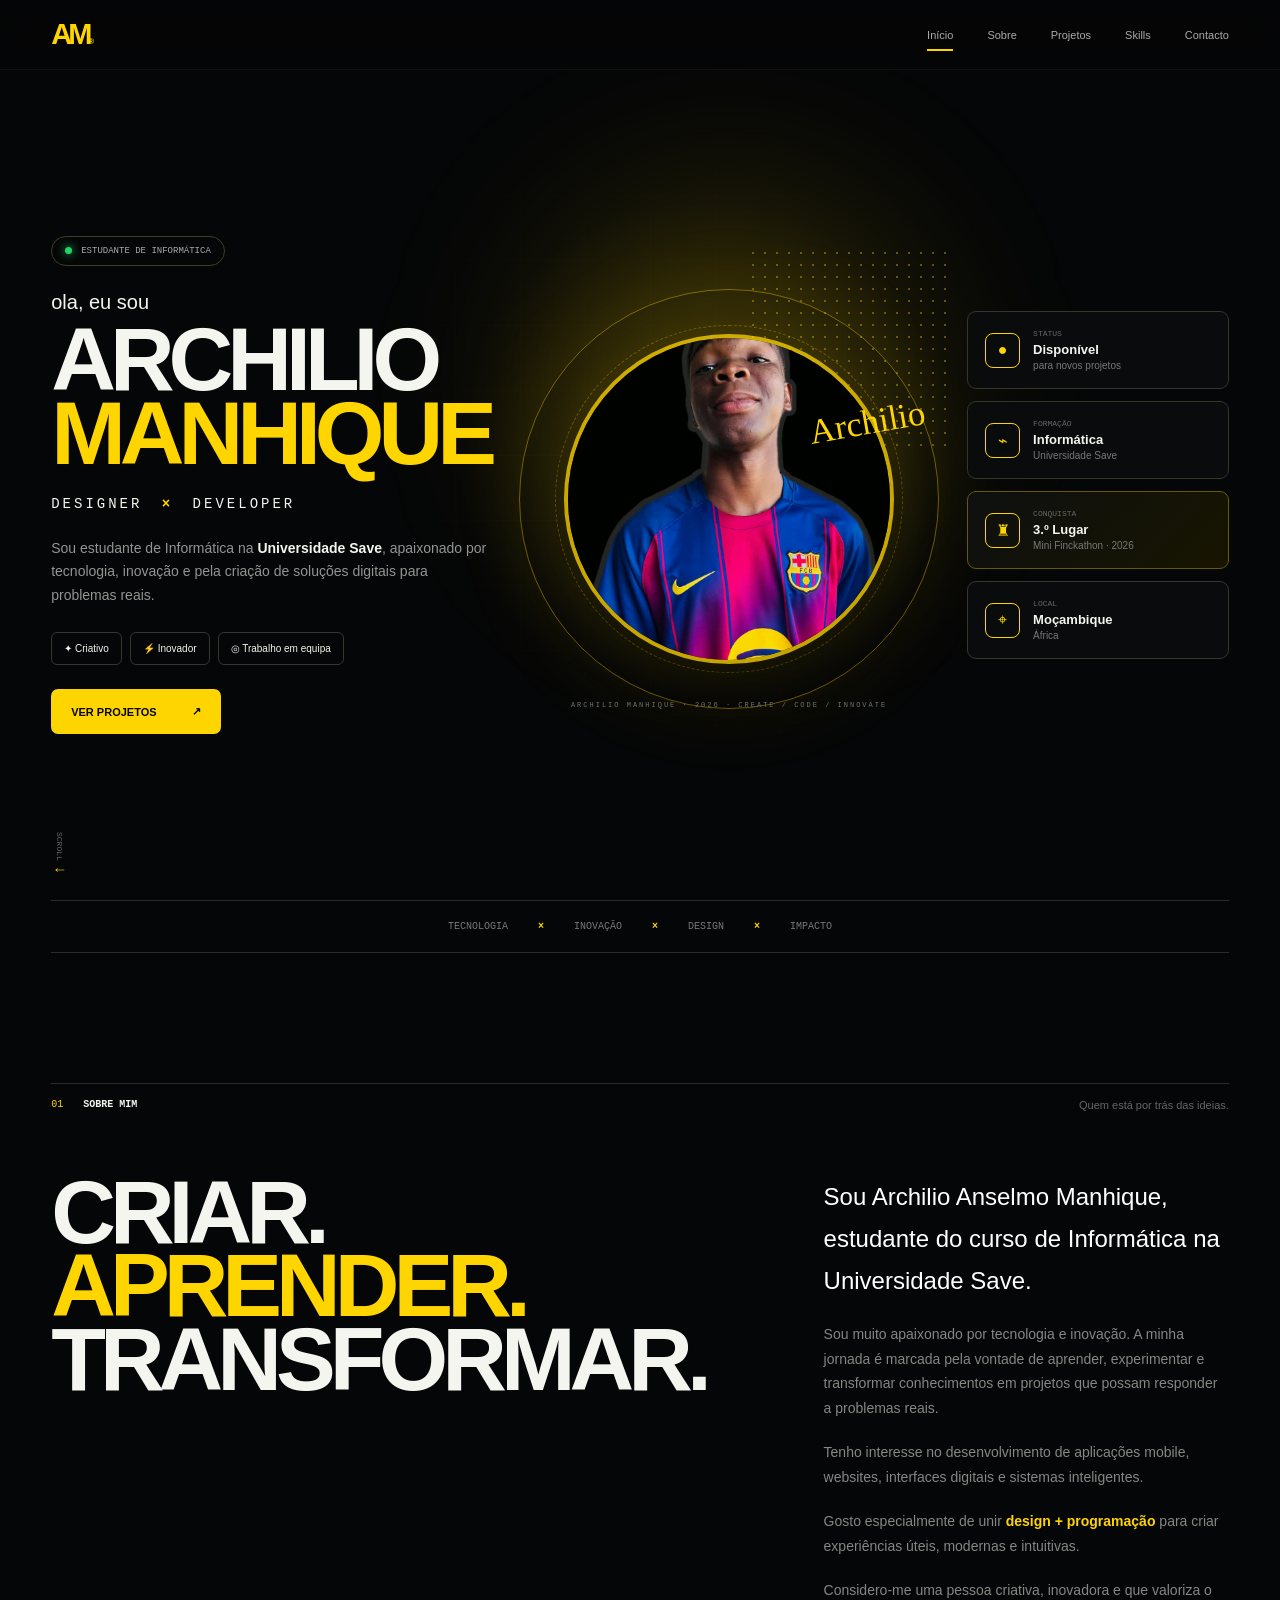
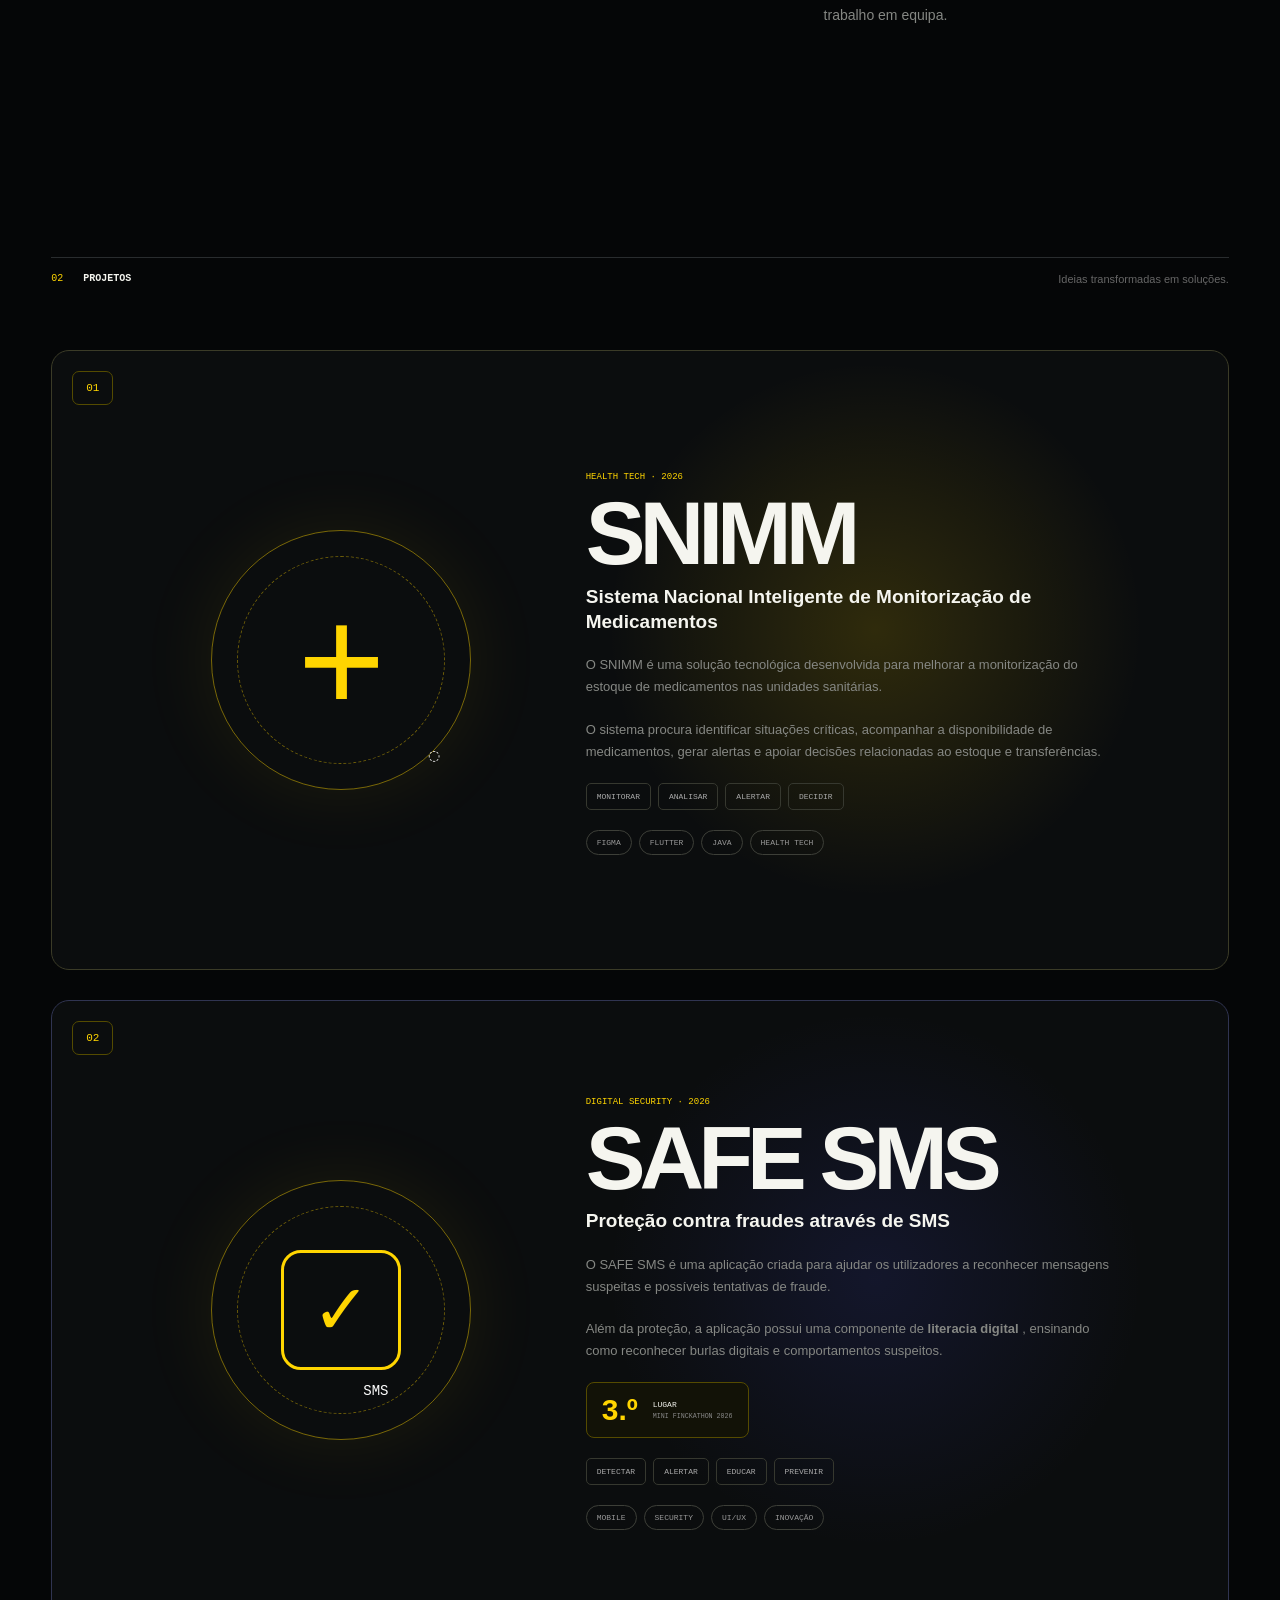
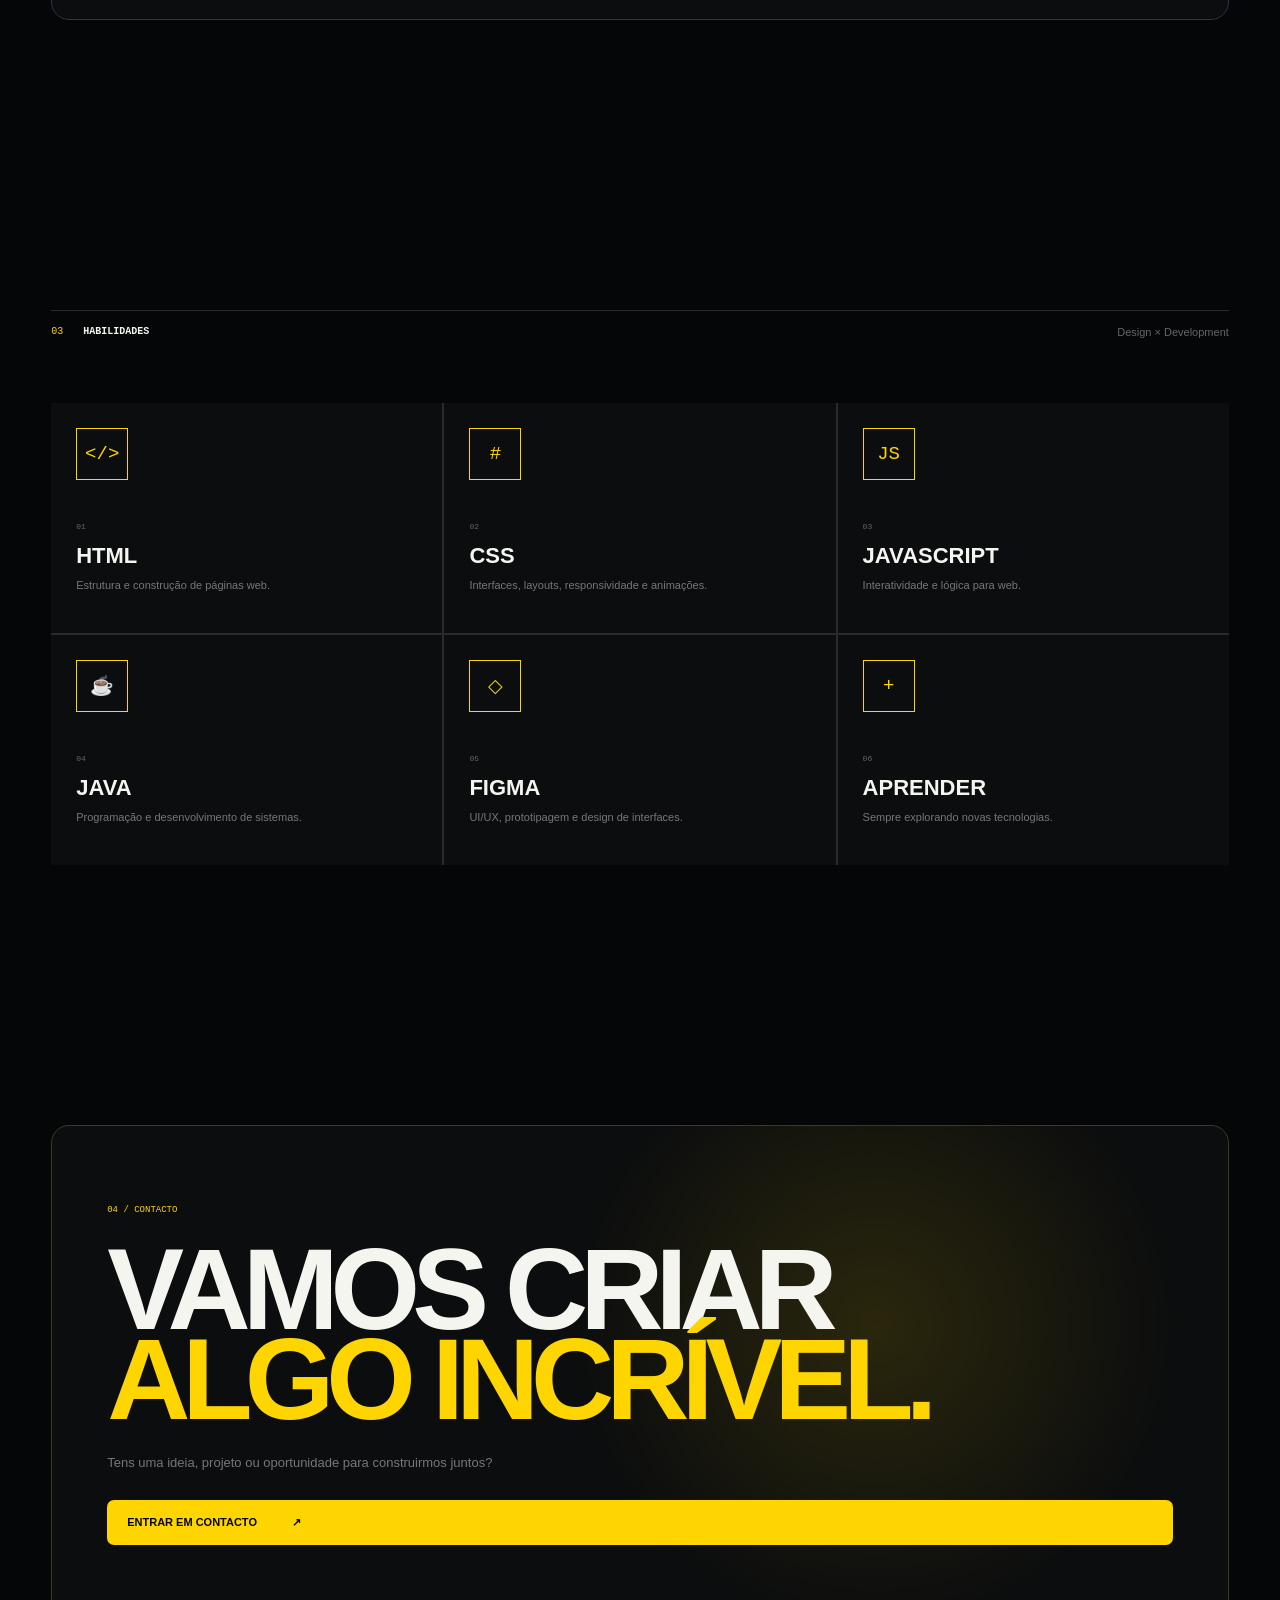
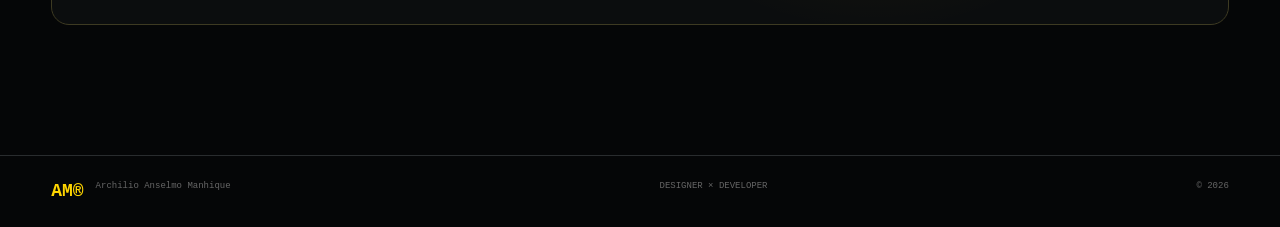
<file: index.html>
<!DOCTYPE html>
<html lang="pt">

<head>
    <meta charset="UTF-8">
    <meta name="viewport" content="width=device-width, initial-scale=1.0">

    <meta name="description"
        content="Portfólio de Archilio Anselmo Manhique — Designer, Developer e estudante de Informática.">

    <title>Archilio Manhique | Designer × Developer</title>

    <link rel="stylesheet" href="meu_portifolio/CSS/style.css">
</head>

<body>

    <!-- ================= LOADER ================= -->

    <div class="loader" id="loader">

        <div class="loader-logo">
            AM<span>®</span>
        </div>

        <div class="loader-line">
            <div id="loaderBar"></div>
        </div>

        <p>
            CRIATIVIDADE / CÓDIGO / IMPACTO
        </p>

    </div>


    <!-- ================= NAVBAR ================= -->

    <header class="navbar">

        <a href="#inicio" class="logo">
            AM<span>®</span>
        </a>

        <nav id="desktopNav">

            <a href="#inicio" class="active">
                Início
            </a>

            <a href="#sobre">
                Sobre
            </a>

            <a href="#projetos">
                Projetos
            </a>

            <a href="#habilidades">
                Skills
            </a>

            <a href="#contacto">
                Contacto
            </a>

        </nav>


        <!-- MENU MOBILE -->

        <button class="menu-button" id="menuButton">

            <span></span>
            <span></span>

        </button>

    </header>


    <!-- ================= MENU MOBILE ================= -->

    <div class="mobile-menu" id="mobileMenu">

        <button id="closeMenu">
            FECHAR ×
        </button>

        <a href="#inicio">
            01 / Início
        </a>

        <a href="#sobre">
            02 / Sobre mim
        </a>

        <a href="#projetos">
            03 / Projetos
        </a>

        <a href="#habilidades">
            04 / Habilidades
        </a>

        <a href="#contacto">
            05 / Contacto
        </a>

    </div>



    <main>

        <!-- ================= HERO ================= -->

        <section class="hero" id="inicio">

            <div class="grid-background"></div>


            <!-- TEXTO -->

            <div class="hero-content reveal">

                <div class="status">

                    <span></span>

                    ESTUDANTE DE INFORMÁTICA

                </div>


                <p class="hello">
                    ola, eu sou 
                </p>


                <h1>

                    ARCHILIO

                    <strong>
                        MANHIQUE
                    </strong>

                </h1>


                <div class="profession">

                    DESIGNER

                    <b>×</b>

                    DEVELOPER

                </div>


                <p class="hero-description">

                    Sou estudante de Informática na
                    <strong>Universidade Save</strong>,
                    apaixonado por tecnologia, inovação
                    e pela criação de soluções digitais
                    para problemas reais.

                </p>


                <div class="qualities">

                    <span>
                        ✦ Criativo
                    </span>

                    <span>
                        ⚡ Inovador
                    </span>

                    <span>
                        ◎ Trabalho em equipa
                    </span>

                </div>


                <a href="#projetos" class="main-button">

                    VER PROJETOS

                    <b>↗</b>

                </a>

            </div>



            <!-- FOTO -->

            <div class="photo-area reveal">

                <div class="photo-glow"></div>

                <div class="photo-circle"></div>

                <div class="photo-dots"></div>


                <img
                    src="meu_portifolio/imagem/perfil.jpeg"
                    alt="Archilio Anselmo Manhique"
                    class="profile-photo"
                >


                <div class="signature">
                    Archilio
                </div>


                <div class="photo-text">

                    ARCHILIO MANHIQUE · 2026 ·
                    CREATE / CODE / INNOVATE

                </div>

            </div>



            <!-- INFORMAÇÕES -->

            <div class="hero-info reveal">

                <div class="info-card">

                    <div class="info-icon">
                        ●
                    </div>

                    <div>

                        <small>
                            STATUS
                        </small>

                        <strong>
                            Disponível
                        </strong>

                        <p>
                            para novos projetos
                        </p>

                    </div>

                </div>



                <div class="info-card">

                    <div class="info-icon">
                        ⌁
                    </div>

                    <div>

                        <small>
                            FORMAÇÃO
                        </small>

                        <strong>
                            Informática
                        </strong>

                        <p>
                            Universidade Save
                        </p>

                    </div>

                </div>



                <div class="info-card featured">

                    <div class="info-icon">
                        ♜
                    </div>

                    <div>

                        <small>
                            CONQUISTA
                        </small>

                        <strong>
                            3.º Lugar
                        </strong>

                        <p>
                            Mini Finckathon · 2026
                        </p>

                    </div>

                </div>



                <div class="info-card">

                    <div class="info-icon">
                        ⌖
                    </div>

                    <div>

                        <small>
                            LOCAL
                        </small>

                        <strong>
                            Moçambique
                        </strong>

                        <p>
                            África
                        </p>

                    </div>

                </div>

            </div>


            <div class="scroll-indicator">

                SCROLL

                <b>↓</b>

            </div>

        </section>



        <!-- ================= FRASE ================= -->

        <section class="moving-text">

            <span>TECNOLOGIA</span>

            <b>×</b>

            <span>INOVAÇÃO</span>

            <b>×</b>

            <span>DESIGN</span>

            <b>×</b>

            <span>IMPACTO</span>

        </section>



        <!-- ================= SOBRE ================= -->

        <section class="section" id="sobre">

            <div class="section-title">

                <div>

                    <span>01</span>

                    <strong>
                        SOBRE MIM
                    </strong>

                </div>

                <p>
                    Quem está por trás das ideias.
                </p>

            </div>


            <div class="about-container reveal">

                <div class="about-heading">

                    <h2>

                        CRIAR.

                        <span>
                            APRENDER.
                        </span>

                        TRANSFORMAR.

                    </h2>

                </div>


                <div class="about-text">

                    <p class="large-text">

                        Sou Archilio Anselmo Manhique,
                        estudante do curso de Informática
                        na Universidade Save.

                    </p>


                    <p>

                        Sou muito apaixonado por tecnologia
                        e inovação. A minha jornada é marcada
                        pela vontade de aprender, experimentar
                        e transformar conhecimentos em projetos
                        que possam responder a problemas reais.

                    </p>


                    <p>

                        Tenho interesse no desenvolvimento
                        de aplicações mobile, websites,
                        interfaces digitais e sistemas
                        inteligentes.

                    </p>


                    <p>

                        Gosto especialmente de unir

                        <strong>
                            design + programação
                        </strong>

                        para criar experiências úteis,
                        modernas e intuitivas.

                    </p>


                    <p>

                        Considero-me uma pessoa criativa,
                        inovadora e que valoriza o trabalho
                        em equipa.

                    </p>

                </div>

            </div>

        </section>



        <!-- ================= PROJETOS ================= -->

        <section class="section projects-section" id="projetos">

            <div class="section-title">

                <div>

                    <span>02</span>

                    <strong>
                        PROJETOS
                    </strong>

                </div>

                <p>
                    Ideias transformadas em soluções.
                </p>

            </div>



            <!-- SNIMM -->

            <article class="project-card snimm reveal">

                <div class="project-number">
                    01
                </div>


                <div class="project-visual">

                    <div class="project-icon snimm-icon">

                        <span>
                            +
                        </span>

                        <i>
                            ◌
                        </i>

                    </div>

                </div>


                <div class="project-information">

                    <small>
                        HEALTH TECH · 2026
                    </small>


                    <h2>
                        SNIMM
                    </h2>


                    <h3>

                        Sistema Nacional Inteligente
                        de Monitorização de Medicamentos

                    </h3>


                    <p>

                        O SNIMM é uma solução tecnológica
                        desenvolvida para melhorar a
                        monitorização do estoque de
                        medicamentos nas unidades sanitárias.

                    </p>


                    <p>

                        O sistema procura identificar
                        situações críticas, acompanhar
                        a disponibilidade de medicamentos,
                        gerar alertas e apoiar decisões
                        relacionadas ao estoque e
                        transferências.

                    </p>


                    <div class="process">

                        <span>
                            MONITORAR
                        </span>

                        <span>
                            ANALISAR
                        </span>

                        <span>
                            ALERTAR
                        </span>

                        <span>
                            DECIDIR
                        </span>

                    </div>


                    <div class="technology-tags">

                        <span>
                            FIGMA
                        </span>

                        <span>
                            FLUTTER
                        </span>

                        <span>
                            JAVA
                        </span>

                        <span>
                            HEALTH TECH
                        </span>

                    </div>

                </div>

            </article>



            <!-- SAFE SMS -->

            <article class="project-card safe reveal">

                <div class="project-number">
                    02
                </div>


                <div class="project-visual">

                    <div class="project-icon safe-icon">

                        <span>
                            ✓
                        </span>

                        <i>
                            SMS
                        </i>

                    </div>

                </div>


                <div class="project-information">

                    <small>
                        DIGITAL SECURITY · 2026
                    </small>


                    <h2>
                        SAFE SMS
                    </h2>


                    <h3>

                        Proteção contra fraudes
                        através de SMS

                    </h3>


                    <p>

                        O SAFE SMS é uma aplicação criada
                        para ajudar os utilizadores a
                        reconhecer mensagens suspeitas
                        e possíveis tentativas de fraude.

                    </p>


                    <p>

                        Além da proteção, a aplicação
                        possui uma componente de
                        <strong>
                            literacia digital
                        </strong>,
                        ensinando como reconhecer
                        burlas digitais e comportamentos
                        suspeitos.

                    </p>


                    <div class="achievement">

                        <strong>
                            3.º
                        </strong>

                        <span>

                            LUGAR

                            <small>
                                MINI FINCKATHON 2026
                            </small>

                        </span>

                    </div>


                    <div class="process">

                        <span>
                            DETECTAR
                        </span>

                        <span>
                            ALERTAR
                        </span>

                        <span>
                            EDUCAR
                        </span>

                        <span>
                            PREVENIR
                        </span>

                    </div>


                    <div class="technology-tags">

                        <span>
                            MOBILE
                        </span>

                        <span>
                            SECURITY
                        </span>

                        <span>
                            UI/UX
                        </span>

                        <span>
                            INOVAÇÃO
                        </span>

                    </div>

                </div>

            </article>

        </section>



        <!-- ================= SKILLS ================= -->

        <section class="section" id="habilidades">

            <div class="section-title">

                <div>

                    <span>03</span>

                    <strong>
                        HABILIDADES
                    </strong>

                </div>

                <p>
                    Design × Development
                </p>

            </div>


            <div class="skills-grid reveal">


                <div class="skill-card">

                    <div class="skill-icon">
                        &lt;/&gt;
                    </div>

                    <small>
                        01
                    </small>

                    <h3>
                        HTML
                    </h3>

                    <p>
                        Estrutura e construção
                        de páginas web.
                    </p>

                </div>



                <div class="skill-card">

                    <div class="skill-icon">
                        #
                    </div>

                    <small>
                        02
                    </small>

                    <h3>
                        CSS
                    </h3>

                    <p>
                        Interfaces, layouts,
                        responsividade e animações.
                    </p>

                </div>



                <div class="skill-card">

                    <div class="skill-icon">
                        JS
                    </div>

                    <small>
                        03
                    </small>

                    <h3>
                        JAVASCRIPT
                    </h3>

                    <p>
                        Interatividade e
                        lógica para web.
                    </p>

                </div>



                <div class="skill-card">

                    <div class="skill-icon">
                        ☕
                    </div>

                    <small>
                        04
                    </small>

                    <h3>
                        JAVA
                    </h3>

                    <p>
                        Programação e
                        desenvolvimento de sistemas.
                    </p>

                </div>



                <div class="skill-card">

                    <div class="skill-icon">
                        ◇
                    </div>

                    <small>
                        05
                    </small>

                    <h3>
                        FIGMA
                    </h3>

                    <p>
                        UI/UX, prototipagem
                        e design de interfaces.
                    </p>

                </div>



                <div class="skill-card learning">

                    <div class="skill-icon">
                        +
                    </div>

                    <small>
                        06
                    </small>

                    <h3>
                        APRENDER
                    </h3>

                    <p>
                        Sempre explorando
                        novas tecnologias.
                    </p>

                </div>

            </div>

        </section>



        <!-- ================= CONTACTO ================= -->

        <section class="section contact-section" id="contacto">

            <div class="contact-box reveal">

                <small>
                    04 / CONTACTO
                </small>


                <h2>

                    VAMOS CRIAR

                    <em>
                        ALGO INCRÍVEL.
                    </em>

                </h2>


                <p>

                    Tens uma ideia, projeto ou
                    oportunidade para construirmos juntos?

                </p>


                <a
                    href="mailto:seuemail@gmail.com"
                    class="main-button"
                >

                    ENTRAR EM CONTACTO

                    <b>
                        ↗
                    </b>

                </a>

            </div>

        </section>

    </main>



    <!-- ================= FOOTER ================= -->

    <footer>

        <div>

            <strong>
                AM®
            </strong>

            <span>
                Archilio Anselmo Manhique
            </span>

        </div>


        <div>
            DESIGNER × DEVELOPER
        </div>


        <div>
            © 2026
        </div>

    </footer>



    <script src="meu_portifolio/Java_script/script.js"></script>

</body>

</html>
</file>
<file: meu_portifolio/CSS/style.css>
* {
    margin: 0;
    padding: 0;
    box-sizing: border-box;
}

:root {

    --black: #050607;
    --dark: #0b0d0e;
    --yellow: #ffd500;
    --white: #f5f5ef;
    --gray: #858783;
    --line: #292c2e;

}

html {
    scroll-behavior: smooth;
}

body {

    background: var(--black);
    color: var(--white);

    font-family:
        Arial,
        Helvetica,
        sans-serif;

    overflow-x: hidden;

}

a {
    color: inherit;
    text-decoration: none;
}

button {
    font-family: inherit;
}



/* ================= LOADER ================= */

.loader {

    position: fixed;

    inset: 0;

    background: #050607;

    z-index: 9999;

    display: flex;

    flex-direction: column;

    justify-content: center;

    align-items: center;

    gap: 20px;

    transition: 0.7s;

}

.loader.hide {

    opacity: 0;

    visibility: hidden;

}

.loader-logo {

    font-size: 70px;

    font-weight: 900;

    letter-spacing: -7px;

}

.loader-logo span {

    color: var(--yellow);

    font-size: 10px;

}

.loader-line {

    width: 220px;

    height: 2px;

    background: #282a2b;

}

.loader-line div {

    width: 0;

    height: 100%;

    background: var(--yellow);

    transition: 1.3s;

}

.loader p {

    font-size: 8px;

    letter-spacing: 3px;

    color: #666;

    font-family: monospace;

}



/* ================= NAVBAR ================= */

.navbar {

    position: fixed;

    top: 0;
    left: 0;
    right: 0;

    height: 70px;

    z-index: 1000;

    display: flex;

    justify-content: space-between;

    align-items: center;

    padding: 0 4%;

    background: rgba(5, 6, 7, 0.8);

    backdrop-filter: blur(15px);

    border-bottom: 1px solid rgba(255,255,255,.05);

}

.logo {

    font-size: 29px;

    font-weight: 900;

    color: var(--yellow);

    letter-spacing: -4px;

}

.logo span {
    font-size: 8px;
}



.navbar nav {

    display: flex;

    gap: 34px;

}

.navbar nav a {

    font-size: 11px;

    color: #aaa;

    position: relative;

    padding: 10px 0;

}

.navbar nav a::after {

    content: "";

    position: absolute;

    left: 0;

    bottom: 0;

    height: 2px;

    width: 0;

    background: var(--yellow);

    transition: .3s;

}

.navbar nav a:hover::after,
.navbar nav a.active::after {

    width: 100%;

}



/* ================= MENU MOBILE ================= */

.menu-button {

    display: none;

    width: 40px;

    background: none;

    border: none;

    cursor: pointer;

}

.menu-button span {

    display: block;

    height: 2px;

    background: var(--yellow);

    margin: 7px 0;

}

.mobile-menu {

    position: fixed;

    inset: 0;

    background: var(--yellow);

    color: #050607;

    z-index: 2000;

    display: flex;

    flex-direction: column;

    justify-content: center;

    padding: 8%;

    gap: 10px;

    transform: translateY(-100%);

    transition: .65s;

}

.mobile-menu.open {

    transform: translateY(0);

}

.mobile-menu button {

    position: absolute;

    top: 25px;

    right: 5%;

    border: none;

    background: none;

    font-size: 12px;

}

.mobile-menu a {

    font-size: 9vw;

    font-weight: 900;

    letter-spacing: -4px;

}



/* ================= HERO ================= */

.hero {

    min-height: 100vh;

    padding: 120px 4% 50px;

    position: relative;

    overflow: hidden;

    display: grid;

    grid-template-columns: 1fr 1fr .6fr;

    align-items: center;

    gap: 20px;

    background:

        radial-gradient(
            circle at 55% 50%,
            rgba(255,213,0,.11),
            transparent 30%
        );

}



/* GRID */

.grid-background {

    position: absolute;

    inset: 0;

    opacity: .25;

    background-image:

        linear-gradient(
            rgba(255,213,0,.07) 1px,
            transparent 1px
        ),

        linear-gradient(
            90deg,
            rgba(255,213,0,.07) 1px,
            transparent 1px
        );

    background-size: 65px 65px;

    mask-image:
        radial-gradient(
            circle at center,
            black,
            transparent 70%
        );

}



/* HERO TEXT */

.hero-content {

    position: relative;

    z-index: 3;

}

.status {

    display: inline-flex;

    align-items: center;

    gap: 9px;

    padding: 9px 13px;

    border: 1px solid #3d3d28;

    border-radius: 30px;

    font: 9px monospace;

    color: #aaa;

    margin-bottom: 25px;

}

.status span {

    width: 7px;

    height: 7px;

    border-radius: 50%;

    background: #20d66b;

    box-shadow: 0 0 10px #20d66b;

}

.hello {

    font-size: 20px;

    margin-bottom: 8px;

}

.hero h1 {

    font-size: clamp(58px, 7vw, 105px);

    line-height: .83;

    letter-spacing: -6px;

    font-weight: 900;

}

.hero h1 strong {

    display: block;

    color: var(--yellow);

}

.profession {

    margin: 25px 0;

    font: 14px monospace;

    letter-spacing: 3px;

}

.profession b {

    color: var(--yellow);

    padding: 0 8px;

}

.hero-description {

    max-width: 470px;

    color: #929592;

    font-size: 14px;

    line-height: 1.7;

}

.hero-description strong {

    color: var(--white);

}

.qualities {

    display: flex;

    gap: 8px;

    flex-wrap: wrap;

    margin: 24px 0;

}

.qualities span {

    padding: 10px 12px;

    border: 1px solid #35372d;

    border-radius: 6px;

    font-size: 10px;

}

.main-button {

    display: inline-flex;

    align-items: center;

    gap: 35px;

    padding: 16px 20px;

    background: var(--yellow);

    color: #050607;

    border-radius: 7px;

    font-size: 11px;

    font-weight: 900;

    transition: .3s;

}

.main-button:hover {

    transform: translateY(-4px);

    box-shadow:
        0 15px 40px rgba(255,213,0,.25);

}



/* ================= FOTO ================= */

.photo-area {

    height: 680px;
    width: min(100%, 520px);

    position: relative;

    display: flex;

    justify-content: center;

    align-items: flex-end;

}


.profile-photo {
    display: block;
    width: 330px;
    height: 330px;
    max-width: 78%;
    max-height: 78%;
    aspect-ratio: 1 / 1;
    object-fit: cover;
    object-position: center 20%;
    border-radius: 50%;
    border: 4px solid rgba(255,213,0,.75);
    position: absolute;
    left: 50%;
    top: 52%;
    transform: translate(-50%, -50%);
    z-index: 6;
    filter: drop-shadow(
        0 0 25px rgba(255,213,0,.15)
    );
    box-shadow: 0 18px 40px rgba(0,0,0,.35);
    animation: floating 5s ease-in-out infinite;
}



.photo-glow {

    position: absolute;

    width: 400px;

    height: 400px;

    border-radius: 50%;

    background:
        rgba(255,213,0,.14);

    filter: blur(80px);

    top: 35%;

    left: 50%;

    transform: translate(-50%,-50%);

}

.photo-circle {

    position: absolute;

    width: 420px;

    height: 420px;

    border-radius: 50%;

    border: 1px solid rgba(255,213,0,.4);

    top: 52%;

    left: 50%;

    transform: translate(-50%,-50%);

    box-shadow:
        0 0 80px rgba(255,213,0,.08);

}

.photo-circle::before {

    content: "";

    position: absolute;

    inset: 35px;

    border: 1px dashed rgba(255,213,0,.3);

    border-radius: 50%;

    animation: rotate 15s linear infinite;

}

.photo-dots {

    position: absolute;

    right: 0;

    top: 15%;

    width: 200px;

    height: 200px;

    background-image:
        radial-gradient(
            var(--yellow) 1px,
            transparent 1px
        );

    background-size: 12px 12px;

    opacity: .35;

}

.signature {

    position: absolute;

    right: 5%;

    top: 38%;

    color: var(--yellow);

    font-family: cursive;

    font-size: 35px;

    transform: rotate(-10deg);

    z-index: 7;

}

.photo-text {

    position: absolute;

    bottom: 17%;

    font: 7px monospace;

    letter-spacing: 2px;

    color: #70736f;

    z-index: 8;

}



/* ================= HERO CARDS ================= */

.hero-info {

    position: relative;

    z-index: 5;

    display: grid;

    gap: 12px;

}

.info-card {

    display: flex;

    align-items: center;

    gap: 13px;

    padding: 17px;

    background: rgba(10,12,13,.85);

    border: 1px solid #34362a;

    border-radius: 9px;

}

.info-card.featured {

    border-color: #665900;

    background:
        linear-gradient(
            135deg,
            #0e1010,
            #171500
        );

}

.info-icon {

    min-width: 35px;

    height: 35px;

    display: grid;

    place-items: center;

    border: 1px solid var(--yellow);

    color: var(--yellow);

    border-radius: 8px;

}

.info-card small {

    display: block;

    color: #666;

    font: 8px monospace;

    margin-bottom: 4px;

}

.info-card strong {

    display: block;

    font-size: 13px;

}

.info-card p {

    margin-top: 3px;

    color: #777;

    font-size: 10px;

}



/* ================= SCROLL ================= */

.scroll-indicator {

    position: absolute;

    bottom: 25px;

    left: 4%;

    writing-mode: vertical-rl;

    color: #666;

    font: 8px monospace;

}

.scroll-indicator b {

    color: var(--yellow);

    font-size: 15px;

}



/* ================= MOVING TEXT ================= */

.moving-text {

    margin: 0 4%;

    padding: 20px 0;

    border-top: 1px solid var(--line);

    border-bottom: 1px solid var(--line);

    display: flex;

    justify-content: center;

    gap: 30px;

    color: #777;

    font: 10px monospace;

}

.moving-text b {

    color: var(--yellow);

}



/* ================= SEÇÕES ================= */

.section {

    padding: 130px 4%;

}

.section-title {

    border-top: 1px solid var(--line);

    padding-top: 15px;

    margin-bottom: 65px;

    display: flex;

    justify-content: space-between;

}

.section-title div {

    display: flex;

    gap: 20px;

    font: 10px monospace;

}

.section-title div span {

    color: var(--yellow);

}

.section-title p {

    color: #666;

    font-size: 11px;

}



/* ================= ABOUT ================= */

.about-container {

    display: grid;

    grid-template-columns: 1fr 1fr;

    gap: 10%;

}

.about-heading h2 {

    font-size: clamp(55px,7vw,105px);

    line-height: .82;

    letter-spacing: -6px;

}

.about-heading span {

    color: var(--yellow);

}

.about-text p {

    color: #858783;

    font-size: 14px;

    line-height: 1.75;

    margin-bottom: 20px;

}

.about-text .large-text {

    color: white;

    font-size: 24px;

}

.about-text strong {

    color: var(--yellow);

}



/* ================= PROJECTS ================= */

.projects-section {

    padding-top: 80px;

}

.project-card {

    position: relative;

    min-height: 620px;

    padding: 45px;

    border-radius: 18px;

    border: 1px solid #3b3b27;

    margin-bottom: 30px;

    display: grid;

    grid-template-columns: 45% 55%;

    align-items: center;

    overflow: hidden;

}

.project-card.snimm {

    background:

        radial-gradient(
            circle at 70% 45%,
            rgba(255,213,0,.15),
            transparent 30%
        ),

        #0b0d0e;

}

.project-card.safe {

    background:

        radial-gradient(
            circle at 70% 45%,
            rgba(80,90,255,.12),
            transparent 30%
        ),

        #0b0d0e;

    border-color: #303451;

}

.project-number {

    position: absolute;

    top: 20px;

    left: 20px;

    padding: 10px 13px;

    color: var(--yellow);

    border: 1px solid #544b00;

    border-radius: 7px;

    font: 11px monospace;

}



/* PROJECT ICON */

.project-visual {

    display: grid;

    place-items: center;

}

.project-icon {

    width: 260px;

    height: 260px;

    border: 1px solid rgba(255,213,0,.45);

    border-radius: 50%;

    position: relative;

    display: grid;

    place-items: center;

    box-shadow:
        0 0 80px rgba(255,213,0,.08);

}

.project-icon::before {

    content: "";

    position: absolute;

    inset: 25px;

    border: 1px dashed rgba(255,213,0,.4);

    border-radius: 50%;

    animation: rotate 12s linear infinite;

}

.snimm-icon span {

    font-size: 150px;

    color: var(--yellow);

    font-weight: 200;

}

.project-icon i {

    position: absolute;

    bottom: 25px;

    right: 30px;

    color: white;

    font: 14px monospace;

    font-style: normal;

}



/* SAFE ICON */

.safe-icon span {

    width: 120px;

    height: 120px;

    border: 3px solid var(--yellow);

    border-radius: 20px;

    display: grid;

    place-items: center;

    color: var(--yellow);

    font-size: 70px;

}

.safe-icon i {

    bottom: 40px;

    right: 82px;

}



/* PROJECT TEXT */

.project-information {

    padding-right: 10%;

}

.project-information > small {

    color: var(--yellow);

    font: 9px monospace;

}

.project-information h2 {

    font-size: clamp(55px,7vw,100px);

    line-height: .8;

    letter-spacing: -6px;

    margin: 15px 0;

}

.project-information h3 {

    font-size: 19px;

    line-height: 1.3;

}

.project-information p {

    color: #858783;

    font-size: 13px;

    line-height: 1.7;

    margin: 20px 0;

}

.process {

    display: flex;

    flex-wrap: wrap;

    gap: 7px;

    margin: 20px 0;

}

.process span {

    padding: 8px 10px;

    border: 1px solid #36382f;

    border-radius: 5px;

    font: 8px monospace;

    color: #aaa;

}

.technology-tags {

    display: flex;

    flex-wrap: wrap;

    gap: 7px;

}

.technology-tags span {

    border: 1px solid #3d3f38;

    padding: 7px 10px;

    border-radius: 20px;

    color: #999;

    font: 8px monospace;

}



/* CONQUISTA */

.achievement {

    display: flex;

    align-items: center;

    gap: 15px;

    width: max-content;

    padding: 10px 15px;

    background: #121207;

    border: 1px solid #554b00;

    border-radius: 8px;

    margin: 20px 0;

}

.achievement strong {

    color: var(--yellow);

    font-size: 30px;

}

.achievement span {

    font: 8px monospace;

}

.achievement small {

    display: block;

    color: #888;

    margin-top: 3px;

}



/* ================= SKILLS ================= */

.skills-grid {

    display: grid;

    grid-template-columns: repeat(3,1fr);

    gap: 2px;

    background: var(--line);

}

.skill-card {

    min-height: 230px;

    padding: 25px;

    background: #0b0d0e;

    transition: .35s;

}

.skill-card:hover {

    background: var(--yellow);

    color: #050607;

    transform: translateY(-5px);

}

.skill-icon {

    width: 52px;

    height: 52px;

    border: 1px solid var(--yellow);

    display: grid;

    place-items: center;

    color: var(--yellow);

    font: 19px monospace;

    margin-bottom: 35px;

}

.skill-card:hover .skill-icon {

    color: #050607;

    border-color: #050607;

}

.skill-card small {

    color: #666;

    font: 8px monospace;

}

.skill-card h3 {

    margin: 10px 0;

    font-size: 22px;

}

.skill-card p {

    color: #777;

    font-size: 11px;

}

.skill-card:hover p {

    color: #222;

}



/* ================= CONTACTO ================= */

.contact-box {

    min-height: 500px;

    padding: 55px;

    border: 1px solid #3d3a22;

    border-radius: 18px;

    display: flex;

    flex-direction: column;

    justify-content: center;

    background:

        radial-gradient(
            circle at 70% 40%,
            rgba(255,213,0,.13),
            transparent 35%
        ),

        #0b0d0e;

}

.contact-box > small {

    color: var(--yellow);

    font: 9px monospace;

}

.contact-box h2 {

    font-size: clamp(55px,9vw,130px);

    line-height: .78;

    letter-spacing: -8px;

    margin: 30px 0;

}

.contact-box h2 em {

    display: block;

    color: var(--yellow);

    font-style: normal;

}

.contact-box p {

    color: #777;

    font-size: 13px;

    margin-bottom: 30px;

}



/* ================= FOOTER ================= */

footer {

    border-top: 1px solid var(--line);

    padding: 25px 4%;

    display: flex;

    justify-content: space-between;

    color: #666;

    font: 9px monospace;

}

footer div:first-child {

    display: flex;

    gap: 12px;

}

footer strong {

    color: var(--yellow);

    font-size: 18px;

}



/* ================= ANIMAÇÕES ================= */

.reveal {

    opacity: 0;

    transform: translateY(35px);

    transition:
        opacity .8s ease,
        transform .8s ease;

}

.reveal.visible {

    opacity: 1;

    transform: translateY(0);

}

@keyframes floating {

    50% {

        transform: translateY(-10px);

    }

}

@keyframes rotate {

    to {

        transform: rotate(360deg);

    }

}



/* ================= TABLET ================= */

@media(max-width:900px) {

    .navbar nav {

        display: none;

    }

    .menu-button {

        display: block;

    }

    .hero {

        grid-template-columns: 1fr;

        padding-top: 110px;

    }

    .photo-area {

        order: 2;

        height: 570px;

    }

    .hero-info {

        order: 3;

        grid-template-columns: 1fr 1fr;

    }

    .about-container {

        grid-template-columns: 1fr;

    }

    .project-card {

        grid-template-columns: 1fr;

    }

    .project-information {

        padding-right: 0;

    }

    .skills-grid {

        grid-template-columns: 1fr 1fr;

    }

}



/* ================= MOBILE ================= */

@media(max-width:600px) {

    .navbar {

        height: 60px;

        padding: 0 5%;

    }

    .hero {

        padding: 95px 5% 35px;

    }

    .hero h1 {

        font-size: 16vw;

        letter-spacing: -4px;

    }

    .hero-description {

        font-size: 13px;

    }

    .photo-area {

        height: 500px;

    }

    .profile-photo {

        height: 94%;

    }

    .photo-circle {

        width: 290px;

        height: 290px;

    }

    .photo-glow {

        width: 280px;

        height: 280px;

    }

    .photo-dots {

        width: 130px;

        height: 130px;

    }

    .signature {

        font-size: 25px;

    }

    .photo-text {

        font-size: 6px;

        bottom: 10%;

    }

    .hero-info {

        grid-template-columns: 1fr;

    }

    .scroll-indicator {

        display: none;

    }

    .moving-text {

        margin: 0 5%;

        gap: 12px;

        font-size: 7px;

    }

    .section {

        padding: 90px 5%;

    }

    .section-title {

        margin-bottom: 45px;

    }

    .section-title p {

        display: none;

    }

    .about-heading h2 {

        font-size: 16vw;

        letter-spacing: -4px;

    }

    .about-text .large-text {

        font-size: 20px;

    }

    .project-card {

        padding: 40px 22px;

        border-radius: 12px;

        min-height: 680px;

    }

    .project-icon {

        width: 180px;

        height: 180px;

        margin-bottom: 35px;

    }

    .snimm-icon span {

        font-size: 105px;

    }

    .safe-icon span {

        width: 95px;

        height: 95px;

        font-size: 55px;

    }

    .safe-icon i {

        right: 57px;

        bottom: 31px;

        font-size: 10px;

    }

    .project-information h2 {

        font-size: 19vw;

        letter-spacing: -5px;

    }

    .project-information h3 {

        font-size: 16px;

    }

    .project-information p {

        font-size: 12px;

    }

    .skills-grid {

        grid-template-columns: 1fr;

    }

    .skill-card {

        min-height: 190px;

    }

    .contact-box {

        padding: 35px 25px;

        min-height: 450px;

    }

    .contact-box h2 {

        font-size: 17vw;

        letter-spacing: -5px;

    }

    footer {

        flex-direction: column;

        gap: 15px;

    }

}
</file>
